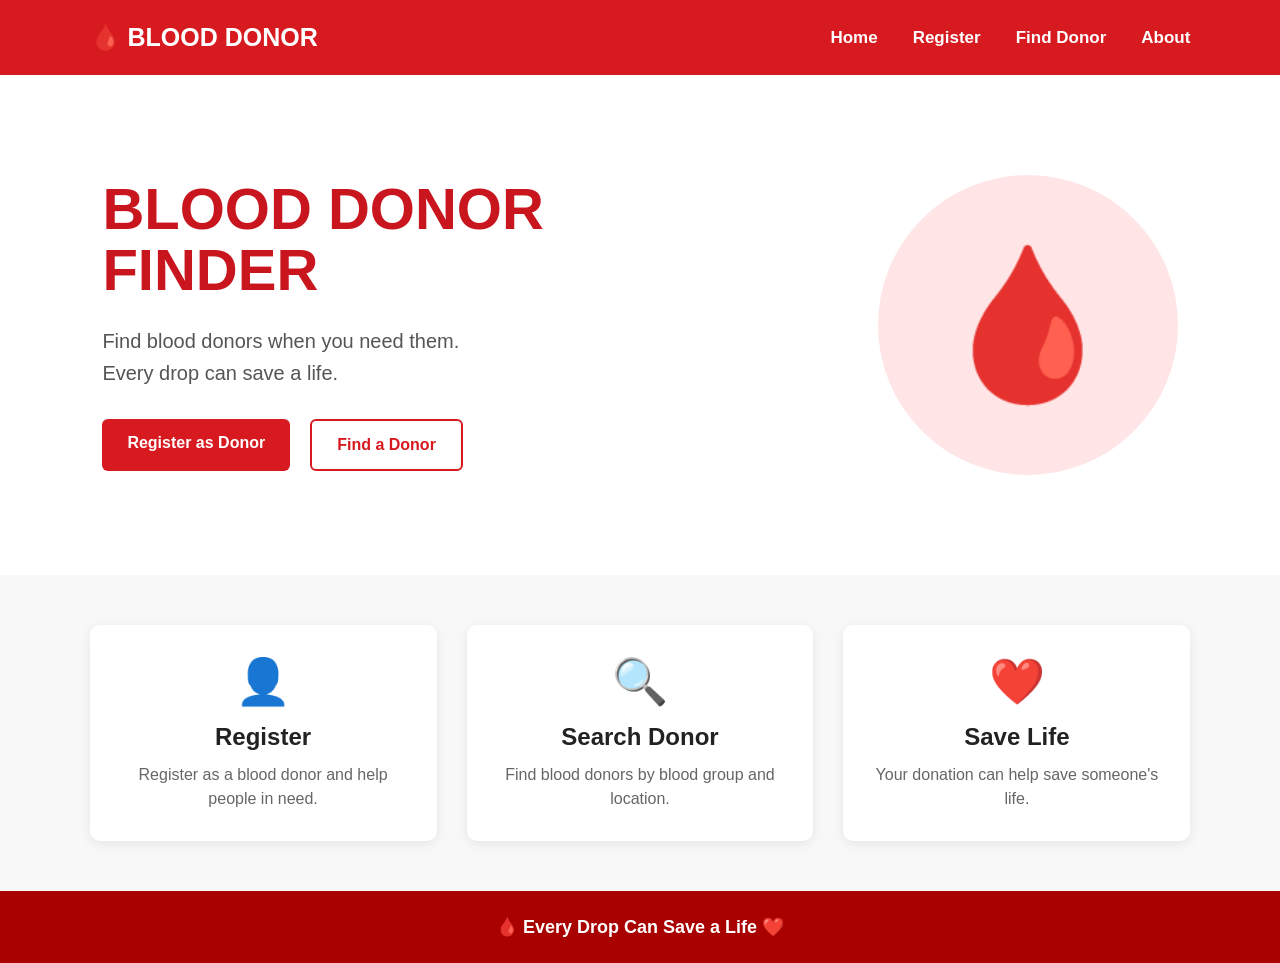
<file: home/index.html>
<!DOCTYPE html>
<html lang="en">
<head>
    <meta charset="UTF-8">
    <meta name="viewport" content="width=device-width, initial-scale=1.0">
    <title>Blood Donor Finder</title>

    <link rel="stylesheet" href="style.css">
</head>

<body>

    <header>
        <div class="logo">🩸 BLOOD DONOR</div>

        <nav>
            <a href="index.html">Home</a>
            <a href="../register/register.html">Register</a>
            <a href="../donors/donors.html">Find Donor</a>
            <a href="../about/about.html">About</a>
        </nav>
    </header>

    <main>

        <section class="hero">
            <div class="hero-text">
                <h1>BLOOD DONOR<br>FINDER</h1>

                <p>
                    Find blood donors when you need them.<br>
                    Every drop can save a life.
                </p>

                <div class="buttons">
                    <a href="../register/register.html" class="btn">
                        Register as Donor
                    </a>

                    <a href="../donors/donors.html" class="btn outline">
                        Find a Donor
                    </a>
                </div>
            </div>

            <div class="hero-image">
                🩸
            </div>
        </section>

        <section class="features">

            <div class="card">
                <div class="icon">👤</div>
                <h2>Register</h2>
                <p>Register as a blood donor and help people in need.</p>
            </div>

            <div class="card">
                <div class="icon">🔍</div>
                <h2>Search Donor</h2>
                <p>Find blood donors by blood group and location.</p>
            </div>

            <div class="card">
                <div class="icon">❤️</div>
                <h2>Save Life</h2>
                <p>Your donation can help save someone's life.</p>
            </div>

        </section>

    </main>

    <footer>
        <p>🩸 Every Drop Can Save a Life ❤️</p>
    </footer>

</body>
</html>
</file>
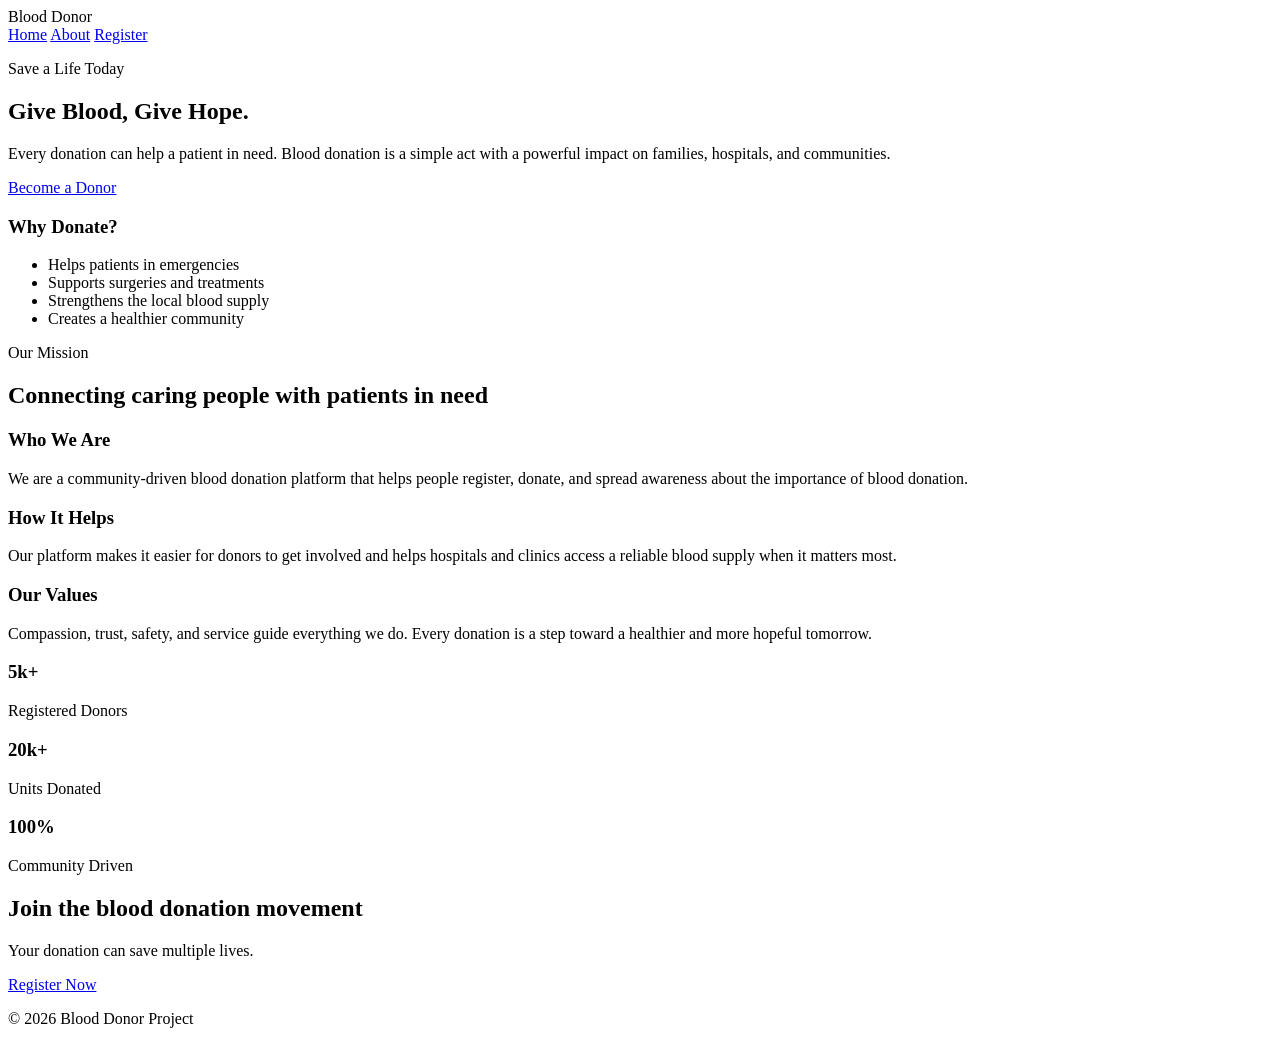
<file: about/about.html>
<!DOCTYPE html>
<html lang="en">
<head>
  <meta charset="UTF-8" />
  <meta name="viewport" content="width=device-width, initial-scale=1.0" />
  <title>About | Blood Donor</title>
  <link rel="stylesheet" href="style.css" />
</head>
<body>
  <header class="site-header">
    <nav class="navbar container">
      <div class="logo">Blood Donor</div>
      <div class="nav-links">
        <a href="../home/index.html">Home</a>
        <a href="about.html" class="active">About</a>
        <a href="../register/register.html">Register</a>
      </div>
    </nav>
  </header>

  <main>
    <section class="hero">
      <div class="container hero-content">
        <div class="hero-text">
          <p class="eyebrow">Save a Life Today</p>
          <h1>Give Blood, Give Hope.</h1>
          <p>
            Every donation can help a patient in need. Blood donation is a simple act
            with a powerful impact on families, hospitals, and communities.
          </p>
          <a href="../register/register.html" class="btn primary">Become a Donor</a>
        </div>
        <div class="hero-card">
          <h3>Why Donate?</h3>
          <ul>
            <li>Helps patients in emergencies</li>
            <li>Supports surgeries and treatments</li>
            <li>Strengthens the local blood supply</li>
            <li>Creates a healthier community</li>
          </ul>
        </div>
      </div>
    </section>

    <section class="info container">
      <div class="section-heading">
        <p class="eyebrow">Our Mission</p>
        <h2>Connecting caring people with patients in need</h2>
      </div>

      <div class="grid">
        <div class="card">
          <h3>Who We Are</h3>
          <p>
            We are a community-driven blood donation platform that helps people register,
            donate, and spread awareness about the importance of blood donation.
          </p>
        </div>

        <div class="card">
          <h3>How It Helps</h3>
          <p>
            Our platform makes it easier for donors to get involved and helps hospitals
            and clinics access a reliable blood supply when it matters most.
          </p>
        </div>

        <div class="card">
          <h3>Our Values</h3>
          <p>
            Compassion, trust, safety, and service guide everything we do. Every donation
            is a step toward a healthier and more hopeful tomorrow.
          </p>
        </div>
      </div>
    </section>

    <section class="stats">
      <div class="container stats-grid">
        <div>
          <h3>5k+</h3>
          <p>Registered Donors</p>
        </div>
        <div>
          <h3>20k+</h3>
          <p>Units Donated</p>
        </div>
        <div>
          <h3>100%</h3>
          <p>Community Driven</p>
        </div>
      </div>
    </section>

    <section class="cta container">
      <h2>Join the blood donation movement</h2>
      <p>Your donation can save multiple lives.</p>
      <a href="../register/register.html" class="btn primary">Register Now</a>
    </section>
  </main>

  <footer class="site-footer">
    <div class="container">
      <p>© 2026 Blood Donor Project</p>
    </div>
  </footer>

  <script src="script.js"></script>
</body>
</html>
</file>
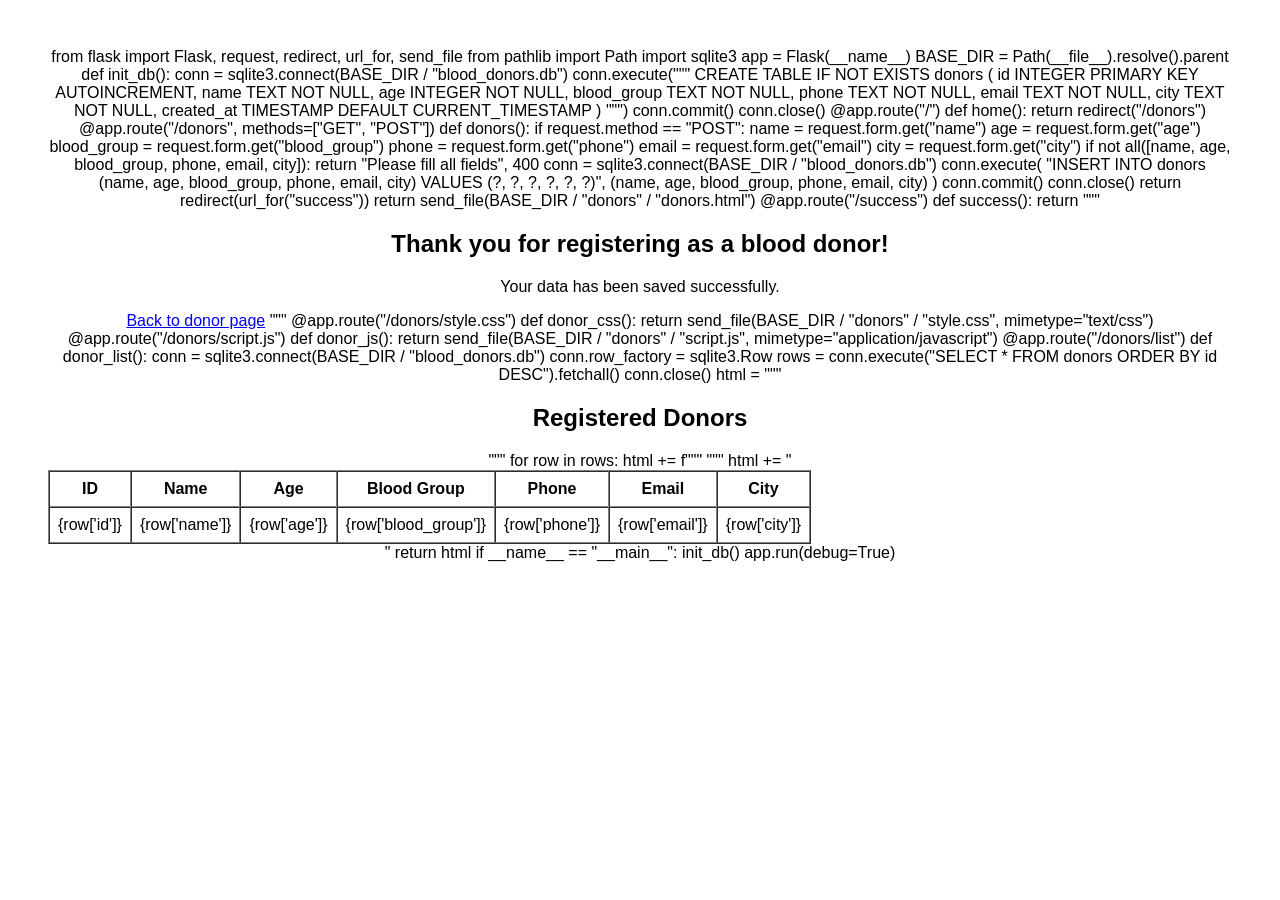
<file: donors/donors.html>
from flask import Flask, request, redirect, url_for, send_file
from pathlib import Path
import sqlite3

app = Flask(__name__)
BASE_DIR = Path(__file__).resolve().parent

def init_db():
    conn = sqlite3.connect(BASE_DIR / "blood_donors.db")
    conn.execute("""
        CREATE TABLE IF NOT EXISTS donors (
            id INTEGER PRIMARY KEY AUTOINCREMENT,
            name TEXT NOT NULL,
            age INTEGER NOT NULL,
            blood_group TEXT NOT NULL,
            phone TEXT NOT NULL,
            email TEXT NOT NULL,
            city TEXT NOT NULL,
            created_at TIMESTAMP DEFAULT CURRENT_TIMESTAMP
        )
    """)
    conn.commit()
    conn.close()

@app.route("/")
def home():
    return redirect("/donors")

@app.route("/donors", methods=["GET", "POST"])
def donors():
    if request.method == "POST":
        name = request.form.get("name")
        age = request.form.get("age")
        blood_group = request.form.get("blood_group")
        phone = request.form.get("phone")
        email = request.form.get("email")
        city = request.form.get("city")

        if not all([name, age, blood_group, phone, email, city]):
            return "Please fill all fields", 400

        conn = sqlite3.connect(BASE_DIR / "blood_donors.db")
        conn.execute(
            "INSERT INTO donors (name, age, blood_group, phone, email, city) VALUES (?, ?, ?, ?, ?, ?)",
            (name, age, blood_group, phone, email, city)
        )
        conn.commit()
        conn.close()

        return redirect(url_for("success"))

    return send_file(BASE_DIR / "donors" / "donors.html")

@app.route("/success")
def success():
    return """
    <html>
    <head>
        <title>Donor Registered</title>
    </head>
    <body style="font-family: Arial, sans-serif; padding: 40px; text-align: center;">
        <h2>Thank you for registering as a blood donor!</h2>
        <p>Your data has been saved successfully.</p>
        <a href="/donors">Back to donor page</a>
    </body>
    </html>
    """

@app.route("/donors/style.css")
def donor_css():
    return send_file(BASE_DIR / "donors" / "style.css", mimetype="text/css")

@app.route("/donors/script.js")
def donor_js():
    return send_file(BASE_DIR / "donors" / "script.js", mimetype="application/javascript")

@app.route("/donors/list")
def donor_list():
    conn = sqlite3.connect(BASE_DIR / "blood_donors.db")
    conn.row_factory = sqlite3.Row
    rows = conn.execute("SELECT * FROM donors ORDER BY id DESC").fetchall()
    conn.close()

    html = """
    <html>
    <head>
        <title>Donor List</title>
    </head>
    <body style="font-family: Arial, sans-serif; padding: 30px;">
        <h2>Registered Donors</h2>
        <table border='1' cellpadding='8' cellspacing='0'>
            <tr>
                <th>ID</th>
                <th>Name</th>
                <th>Age</th>
                <th>Blood Group</th>
                <th>Phone</th>
                <th>Email</th>
                <th>City</th>
            </tr>
    """
    for row in rows:
        html += f"""
            <tr>
                <td>{row['id']}</td>
                <td>{row['name']}</td>
                <td>{row['age']}</td>
                <td>{row['blood_group']}</td>
                <td>{row['phone']}</td>
                <td>{row['email']}</td>
                <td>{row['city']}</td>
            </tr>
        """
    html += "</table></body></html>"
    return html

if __name__ == "__main__":
    init_db()
    app.run(debug=True)
</file>
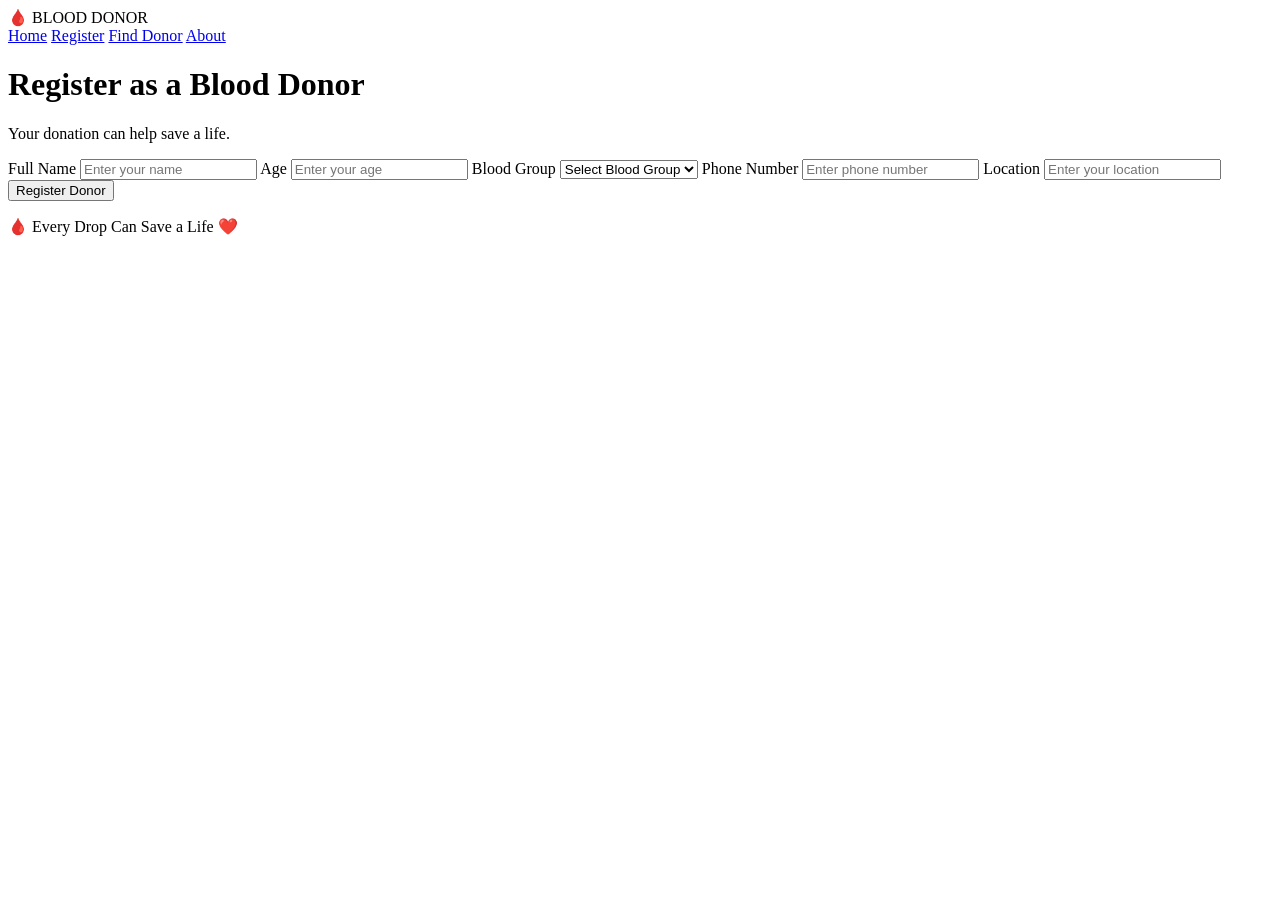
<file: register/register.html>
<!DOCTYPE html>
<html lang="en">
<head>
    <meta charset="UTF-8">
    <meta name="viewport" content="width=device-width, initial-scale=1.0">
    <title>Register Donor</title>

    <link rel="stylesheet" href="style.css">
</head>

<body>

    <header>
        <div class="logo">🩸 BLOOD DONOR</div>

        <nav>
            <a href="../home/index.html">Home</a>
            <a href="register.html">Register</a>
            <a href="../donors/donors.html">Find Donor</a>
            <a href="../about/about.html">About</a>
        </nav>
    </header>

    <main class="register-container">

        <h1>Register as a Blood Donor</h1>
        <p class="subtitle">Your donation can help save a life.</p>

        <form id="donorForm">

            <label for="name">Full Name</label>
            <input type="text" id="name" placeholder="Enter your name" required>

            <label for="age">Age</label>
            <input type="number" id="age" placeholder="Enter your age" required>

            <label for="blood">Blood Group</label>
            <select id="blood" required>
                <option value="">Select Blood Group</option>
                <option>A+</option>
                <option>A-</option>
                <option>B+</option>
                <option>B-</option>
                <option>O+</option>
                <option>O-</option>
                <option>AB+</option>
                <option>AB-</option>
            </select>

            <label for="phone">Phone Number</label>
            <input type="tel" id="phone" placeholder="Enter phone number" required>

            <label for="location">Location</label>
            <input type="text" id="location" placeholder="Enter your location" required>

            <button type="submit">Register Donor</button>

        </form>

        <p id="message"></p>

    </main>

    <footer>
        <p>🩸 Every Drop Can Save a Life ❤️</p>
    </footer>

    <script src="script.js"></script>

</body>
</html>
</file>
<file: home/style.css>
* {
    margin: 0;
    padding: 0;
    box-sizing: border-box;
}

body {
    font-family: Arial, sans-serif;
    background: #ffffff;
    color: #222;
}

/* Header */

header {
    height: 75px;
    background: #d71920;
    display: flex;
    align-items: center;
    justify-content: space-between;
    padding: 0 7%;
    color: white;
}

.logo {
    font-size: 25px;
    font-weight: bold;
}

nav {
    display: flex;
    gap: 35px;
}

nav a {
    color: white;
    text-decoration: none;
    font-size: 17px;
    font-weight: bold;
}

nav a:hover {
    text-decoration: underline;
}

/* Hero */

.hero {
    min-height: 500px;
    display: flex;
    align-items: center;
    justify-content: space-between;
    padding: 50px 8%;
}

.hero-text {
    max-width: 600px;
}

.hero-text h1 {
    font-size: 58px;
    line-height: 1.05;
    color: #c9151e;
    margin-bottom: 25px;
}

.hero-text p {
    font-size: 20px;
    line-height: 1.6;
    color: #555;
    margin-bottom: 30px;
}

.buttons {
    display: flex;
    gap: 20px;
}

.btn {
    display: inline-block;
    padding: 15px 25px;
    background: #d71920;
    color: white;
    text-decoration: none;
    border-radius: 6px;
    font-weight: bold;
}

.btn:hover {
    background: #b51218;
}

.btn.outline {
    background: white;
    color: #d71920;
    border: 2px solid #d71920;
}

/* Blood image */

.hero-image {
    width: 300px;
    height: 300px;
    border-radius: 50%;
    background: #ffe5e5;
    display: flex;
    align-items: center;
    justify-content: center;
    font-size: 150px;
}

/* Feature cards */

.features {
    display: flex;
    gap: 30px;
    padding: 50px 7%;
    background: #f8f8f8;
}

.card {
    flex: 1;
    background: white;
    padding: 30px;
    text-align: center;
    border-radius: 10px;
    box-shadow: 0 3px 12px rgba(0, 0, 0, 0.08);
}

.icon {
    font-size: 45px;
    margin-bottom: 15px;
}

.card h2 {
    margin-bottom: 12px;
}

.card p {
    color: #666;
    line-height: 1.5;
}

/* Footer */

footer {
    background: #a90000;
    color: white;
    text-align: center;
    padding: 25px;
    font-size: 18px;
    font-weight: bold;
}

/* Mobile */

@media (max-width: 768px) {

    header {
        flex-direction: column;
        height: auto;
        padding: 20px;
        gap: 15px;
    }

    nav {
        gap: 15px;
        flex-wrap: wrap;
        justify-content: center;
    }

    .hero {
        flex-direction: column;
        text-align: center;
        gap: 40px;
    }

    .hero-text h1 {
        font-size: 42px;
    }

    .buttons {
        justify-content: center;
        flex-wrap: wrap;
    }

    .features {
        flex-direction: column;
    }
}
</file>
<file: about/style.css>
from flask import Flask, request, redirect, url_for, send_file
from pathlib import Path
import sqlite3

app = Flask(__name__)
BASE_DIR = Path(__file__).resolve().parent

def init_db():
    conn = sqlite3.connect(BASE_DIR / "blood_donors.db")
    conn.execute("""
        CREATE TABLE IF NOT EXISTS donors (
            id INTEGER PRIMARY KEY AUTOINCREMENT,
            name TEXT NOT NULL,
            age INTEGER NOT NULL,
            blood_group TEXT NOT NULL,
            phone TEXT NOT NULL,
            email TEXT NOT NULL,
            city TEXT NOT NULL,
            created_at TIMESTAMP DEFAULT CURRENT_TIMESTAMP
        )
    """)
    conn.commit()
    conn.close()

def read_file(relative_path):
    return (BASE_DIR / relative_path).read_text(encoding="utf-8")

@app.route("/")
def home():
    return read_file("home/index.html")

@app.route("/about")
def about():
    return read_file("about/about.html")

@app.route("/register", methods=["GET", "POST"])
def register():
    if request.method == "POST":
        name = request.form.get("name")
        age = request.form.get("age")
        blood_group = request.form.get("blood_group")
        phone = request.form.get("phone")
        email = request.form.get("email")
        city = request.form.get("city")

        if not all([name, age, blood_group, phone, email, city]):
            return "Please fill all fields", 400

        conn = sqlite3.connect(BASE_DIR / "blood_donors.db")
        conn.execute(
            "INSERT INTO donors (name, age, blood_group, phone, email, city) VALUES (?, ?, ?, ?, ?, ?)",
            (name, age, blood_group, phone, email, city)
        )
        conn.commit()
        conn.close()

        return redirect(url_for("success"))

    return read_file("register/register.html")

@app.route("/success")
def success():
    return """
    <html>
    <head>
        <title>Registration Successful</title>
    </head>
    <body style="font-family: Arial, sans-serif; text-align: center; padding: 40px;">
        <h2>Thank you for registering as a blood donor!</h2>
        <p>Your details have been saved successfully.</p>
        <a href="/register">Register another donor</a>
    </body>
    </html>
    """

@app.route("/donors")
def donors():
    conn = sqlite3.connect(BASE_DIR / "blood_donors.db")
    conn.row_factory = sqlite3.Row
    rows = conn.execute("SELECT * FROM donors ORDER BY id DESC").fetchall()
    conn.close()

    html = """
    <html>
    <head>
        <title>Registered Donors</title>
    </head>
    <body style="font-family: Arial, sans-serif; padding: 30px;">
        <h2>Registered Donors</h2>
        <table border="1" cellpadding="8" cellspacing="0">
            <tr>
                <th>ID</th>
                <th>Name</th>
                <th>Age</th>
                <th>Blood Group</th>
                <th>Phone</th>
                <th>Email</th>
                <th>City</th>
            </tr>
    """
    for row in rows:
        html += f"""
            <tr>
                <td>{row['id']}</td>
                <td>{row['name']}</td>
                <td>{row['age']}</td>
                <td>{row['blood_group']}</td>
                <td>{row['phone']}</td>
                <td>{row['email']}</td>
                <td>{row['city']}</td>
            </tr>
        """
    html += "</table></body></html>"
    return html

# Serve CSS files from subfolders
@app.route("/home/style.css")
def home_css():
    return send_file(BASE_DIR / "home/style.css", mimetype="text/css")

@app.route("/about/style.css")
def about_css():
    return send_file(BASE_DIR / "about/style.css", mimetype="text/css")

@app.route("/register/style.css")
def register_css():
    return send_file(BASE_DIR / "register/style.css", mimetype="text/css")

# Serve JS files from subfolders
@app.route("/home/script.js")
def home_js():
    return send_file(BASE_DIR / "home/script.js", mimetype="application/javascript")

@app.route("/about/script.js")
def about_js():
    return send_file(BASE_DIR / "about/script.js", mimetype="application/javascript")

@app.route("/register/script.js")
def register_js():
    return send_file(BASE_DIR / "register/script.js", mimetype="application/javascript")

if __name__ == "__main__":
    init_db()
    app.run(debug=True)
</file>
<file: register/style.css>
from flask import Flask, request, redirect, url_for, send_from_directory
from pathlib import Path
import sqlite3

app = Flask(__name__)
BASE_DIR = Path(__file__).resolve().parent

def init_db():
    conn = sqlite3.connect(BASE_DIR / "blood_donors.db")
    conn.execute("""
        CREATE TABLE IF NOT EXISTS donors (
            id INTEGER PRIMARY KEY AUTOINCREMENT,
            name TEXT NOT NULL,
            age INTEGER NOT NULL,
            blood_group TEXT NOT NULL,
            phone TEXT NOT NULL,
            email TEXT NOT NULL,
            city TEXT NOT NULL,
            created_at TIMESTAMP DEFAULT CURRENT_TIMESTAMP
        )
    """)
    conn.commit()
    conn.close()

@app.route("/")
def home():
    return redirect("/register")

@app.route("/register", methods=["GET", "POST"])
def register():
    if request.method == "POST":
        name = request.form.get("name")
        age = request.form.get("age")
        blood_group = request.form.get("blood_group")
        phone = request.form.get("phone")
        email = request.form.get("email")
        city = request.form.get("city")

        if not all([name, age, blood_group, phone, email, city]):
            return "Please fill all fields", 400

        conn = sqlite3.connect(BASE_DIR / "blood_donors.db")
        conn.execute(
            "INSERT INTO donors (name, age, blood_group, phone, email, city) VALUES (?, ?, ?, ?, ?, ?)",
            (name, age, blood_group, phone, email, city)
        )
        conn.commit()
        conn.close()

        return redirect(url_for("success"))

    return send_from_directory(BASE_DIR / "register", "register.html")

@app.route("/success")
def success():
    return """
    <html>
    <head>
        <title>Registration Successful</title>
    </head>
    <body style="font-family: Arial, sans-serif; text-align: center; padding: 40px;">
        <h2>Thank you for registering as a blood donor!</h2>
        <p>Your details have been saved successfully.</p>
        <a href="/register">Register another donor</a>
    </body>
    </html>
    """

@app.route("/register/<path:filename>")
def serve_register_files(filename):
    return send_from_directory(BASE_DIR / "register", filename)

if __name__ == "__main__":
    init_db()
    app.run(debug=True)
</file>
